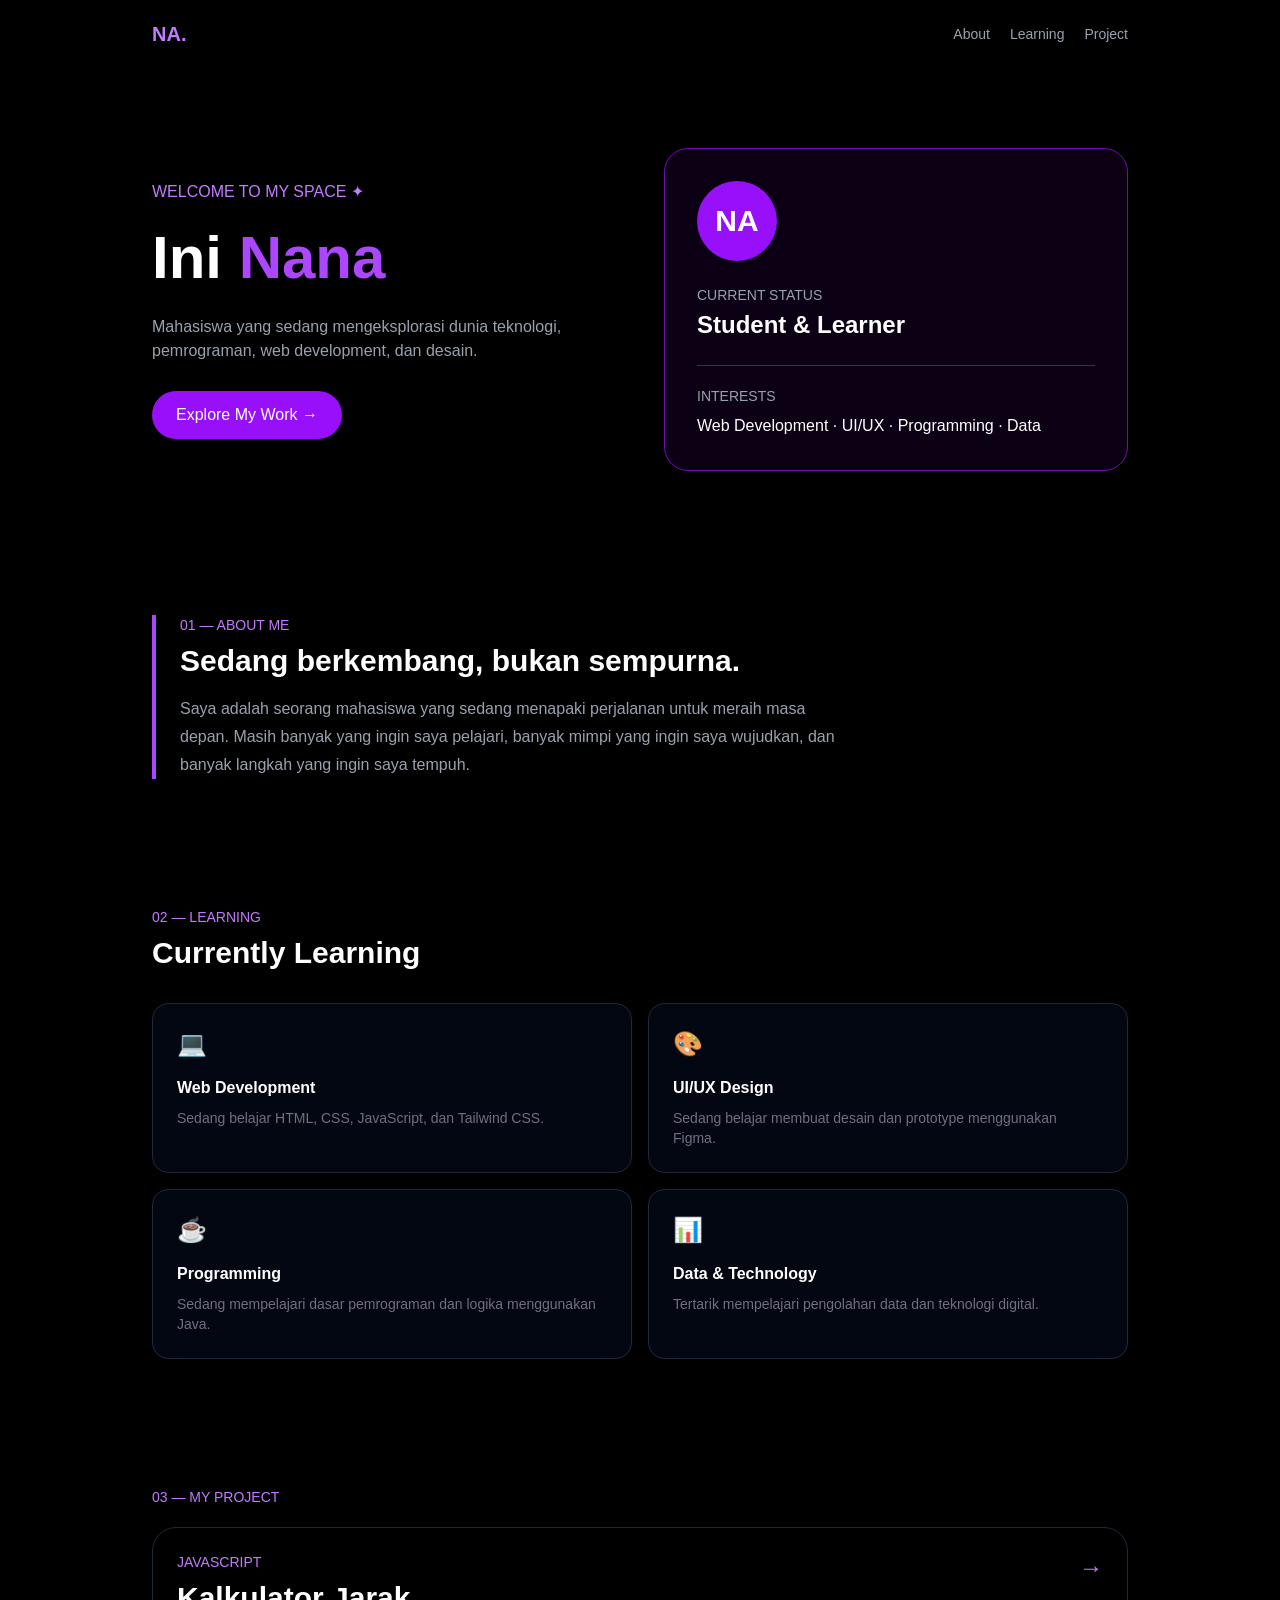
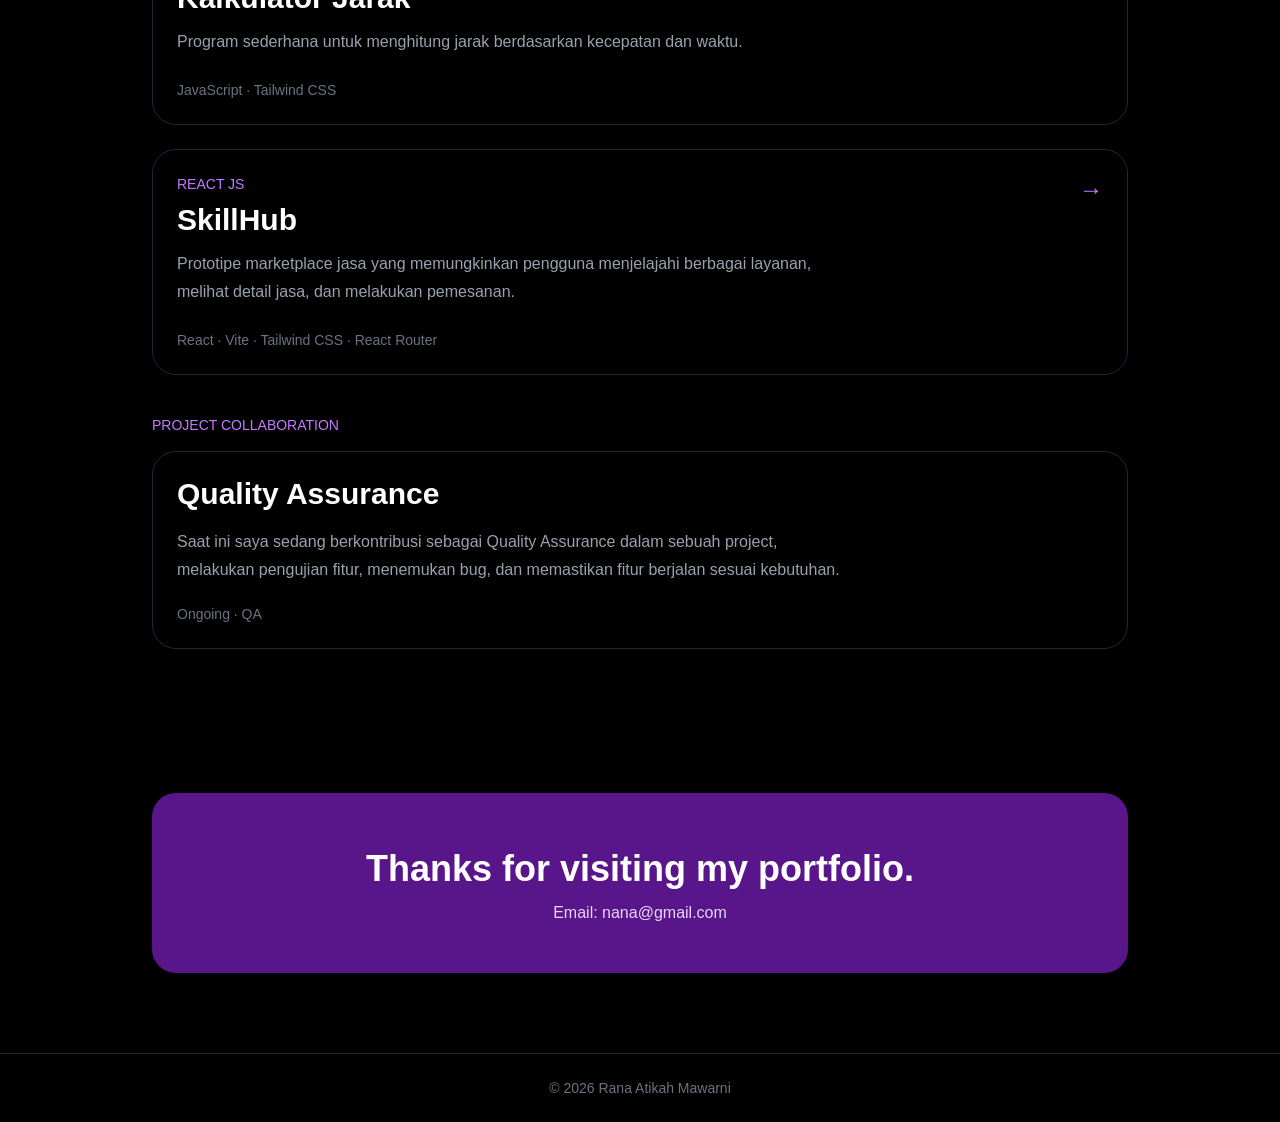
<file: index.html>
<!DOCTYPE html>
<html lang="id">

<head>
  <meta charset="UTF-8">
  <meta name="viewport" content="width=device-width, initial-scale=1.0">

  <title>Rana Atikah | Portfolio</title>

  <link href="./src/output.css" rel="stylesheet">
</head>

<body class="bg-black text-white">

  <!-- Navbar -->
  <nav class="flex justify-between items-center px-6 py-5 max-w-5xl mx-auto">

    <h1 class="text-xl font-bold text-purple-400">
      NA.
    </h1>

    <div class="flex gap-5 text-sm text-gray-400">

      <a href="#about" class="hover:text-purple-400">
        About
      </a>

      <a href="#learning" class="hover:text-purple-400">
        Learning
      </a>

      <a href="#project" class="hover:text-purple-400">
        Project
      </a>

    </div>

  </nav>


  <!-- Hero -->
  <section
    class="max-w-5xl mx-auto px-6 py-20 grid md:grid-cols-2 gap-12 items-center">

    <div>

      <p class="text-purple-400 mb-4">
        WELCOME TO MY SPACE ✦
      </p>

      <h2 class="text-5xl md:text-6xl font-bold leading-tight">
        Ini <span class="text-purple-500">Nana</span>
      </h2>

      <p class="text-gray-400 mt-5 max-w-md">
        Mahasiswa yang sedang mengeksplorasi dunia teknologi,
        pemrograman, web development, dan desain.
      </p>

      <a
        href="#project"
        class="inline-block mt-7 px-6 py-3 bg-purple-600 rounded-full
               hover:bg-purple-700">

        Explore My Work →

      </a>

    </div>


    <!-- Identity Card -->
    <div
      class="border border-purple-800 rounded-3xl p-8 bg-purple-950/20">

      <div
        class="w-20 h-20 rounded-full bg-purple-600 flex items-center
               justify-center text-3xl font-bold mb-6">

        NA

      </div>

      <p class="text-gray-400 text-sm">
        CURRENT STATUS
      </p>

      <h3 class="text-2xl font-semibold mt-1">
        Student & Learner
      </h3>

      <div class="border-t border-purple-900 mt-6 pt-5">

        <p class="text-gray-400 text-sm">
          INTERESTS
        </p>

        <p class="mt-2">
          Web Development · UI/UX · Programming · Data
        </p>

      </div>

    </div>

  </section>


  <!-- About -->
  <section
    id="about"
    class="max-w-5xl mx-auto px-6 py-16">

    <div class="border-l-4 border-purple-500 pl-6">

      <p class="text-purple-400 text-sm">
        01 — ABOUT ME
      </p>

      <h2 class="text-3xl font-bold mt-2">
        Sedang berkembang, bukan sempurna.
      </h2>

      <p class="text-gray-400 mt-4 max-w-2xl leading-7">
        Saya adalah seorang mahasiswa yang sedang menapaki perjalanan
        untuk meraih masa depan. Masih banyak yang ingin saya pelajari,
        banyak mimpi yang ingin saya wujudkan, dan banyak langkah yang
        ingin saya tempuh.
      </p>

    </div>

  </section>


  <!-- Currently Learning -->
  <section
    id="learning"
    class="max-w-5xl mx-auto px-6 py-16">

    <div class="mb-8">

      <p class="text-purple-400 text-sm">
        02 — LEARNING
      </p>

      <h2 class="text-3xl font-bold mt-2">
        Currently Learning
      </h2>

    </div>


    <div class="grid sm:grid-cols-2 gap-4">

      <!-- Web Development -->
      <div
        class="bg-gray-950 border border-gray-800 p-6 rounded-2xl
               hover:border-purple-500">

        <span class="text-2xl">
          💻
        </span>

        <h3 class="font-bold mt-4">
          Web Development
        </h3>

        <p class="text-gray-500 text-sm mt-2">
          Sedang belajar HTML, CSS, JavaScript, dan Tailwind CSS.
        </p>

      </div>


      <!-- UI/UX -->
      <div
        class="bg-gray-950 border border-gray-800 p-6 rounded-2xl
               hover:border-purple-500">

        <span class="text-2xl">
          🎨
        </span>

        <h3 class="font-bold mt-4">
          UI/UX Design
        </h3>

        <p class="text-gray-500 text-sm mt-2">
          Sedang belajar membuat desain dan prototype menggunakan Figma.
        </p>

      </div>


      <!-- Programming -->
      <div
        class="bg-gray-950 border border-gray-800 p-6 rounded-2xl
               hover:border-purple-500">

        <span class="text-2xl">
          ☕
        </span>

        <h3 class="font-bold mt-4">
          Programming
        </h3>

        <p class="text-gray-500 text-sm mt-2">
          Sedang mempelajari dasar pemrograman dan logika menggunakan Java.
        </p>

      </div>


      <!-- Data -->
      <div
        class="bg-gray-950 border border-gray-800 p-6 rounded-2xl
               hover:border-purple-500">

        <span class="text-2xl">
          📊
        </span>

        <h3 class="font-bold mt-4">
          Data & Technology
        </h3>

        <p class="text-gray-500 text-sm mt-2">
          Tertarik mempelajari pengolahan data dan teknologi digital.
        </p>

      </div>

    </div>

  </section>


  <!-- Project -->
  <section
    id="project"
    class="max-w-5xl mx-auto px-6 py-16">

    <p class="text-purple-400 text-sm">
      03 — MY PROJECT
    </p>


    <!-- JavaScript Project -->
    <div class="mt-5">

      <a
        href="javascript.html"
        class="block border border-gray-800 rounded-3xl p-6
               hover:border-purple-500 transition">

        <div class="flex justify-between items-start gap-5">

          <div>

            <p class="text-sm text-purple-400">
              JAVASCRIPT
            </p>

            <h2 class="text-3xl font-bold mt-2">
              Kalkulator Jarak
            </h2>

            <p class="text-gray-400 mt-3 max-w-2xl leading-7">
              Program sederhana untuk menghitung jarak berdasarkan
              kecepatan dan waktu.
            </p>

          </div>

          <span class="text-purple-400 text-2xl">
            →
          </span>

        </div>

        <p class="text-sm text-gray-500 mt-6">
          JavaScript · Tailwind CSS
        </p>

      </a>

    </div>


    <!-- SkillHub Project -->
    <div class="mt-6">

      <a
        href="skillhub.html"
        class="block border border-gray-800 rounded-3xl p-6
               hover:border-purple-500 transition">

        <div class="flex justify-between items-start gap-5">

          <div>

            <p class="text-sm text-purple-400">
              REACT JS
            </p>

            <h2 class="text-3xl font-bold mt-2">
              SkillHub
            </h2>

            <p class="text-gray-400 mt-3 max-w-2xl leading-7">
              Prototipe marketplace jasa yang memungkinkan pengguna
              menjelajahi berbagai layanan, melihat detail jasa,
              dan melakukan pemesanan.
            </p>

          </div>

          <span class="text-purple-400 text-2xl">
            →
          </span>

        </div>

        <p class="text-sm text-gray-500 mt-6">
          React · Vite · Tailwind CSS · React Router
        </p>

      </a>

    </div>


    <!-- Project Collaboration -->
    <div class="mt-10">

      <p class="text-purple-400 text-sm">
        PROJECT COLLABORATION
      </p>

      <div
        class="mt-4 border border-gray-800 rounded-3xl p-6">

        <h2 class="text-3xl font-bold">
          Quality Assurance
        </h2>

        <p class="text-gray-400 mt-4 leading-7 max-w-2xl">
          Saat ini saya sedang berkontribusi sebagai Quality Assurance
          dalam sebuah project, melakukan pengujian fitur,
          menemukan bug, dan memastikan fitur berjalan sesuai kebutuhan.
        </p>

        <p class="text-sm text-gray-500 mt-5">
          Ongoing · QA
        </p>

      </div>

    </div>

  </section>


  <!-- Contact -->
  <section
    class="max-w-5xl mx-auto px-6 py-20">

    <div
      class="rounded-3xl bg-purple-900 p-8 md:p-12 text-center">

      <h2 class="text-3xl md:text-4xl font-bold mt-2">
        Thanks for visiting my portfolio.
      </h2>

      <p class="text-purple-200 mt-3">
        Email: nana@gmail.com
      </p>

    </div>

  </section>


  <!-- Footer -->
  <footer
    class="text-center border-t border-gray-800 py-6
           text-gray-500 text-sm">

    © 2026 Rana Atikah Mawarni

  </footer>

</body>

</html>
</file>
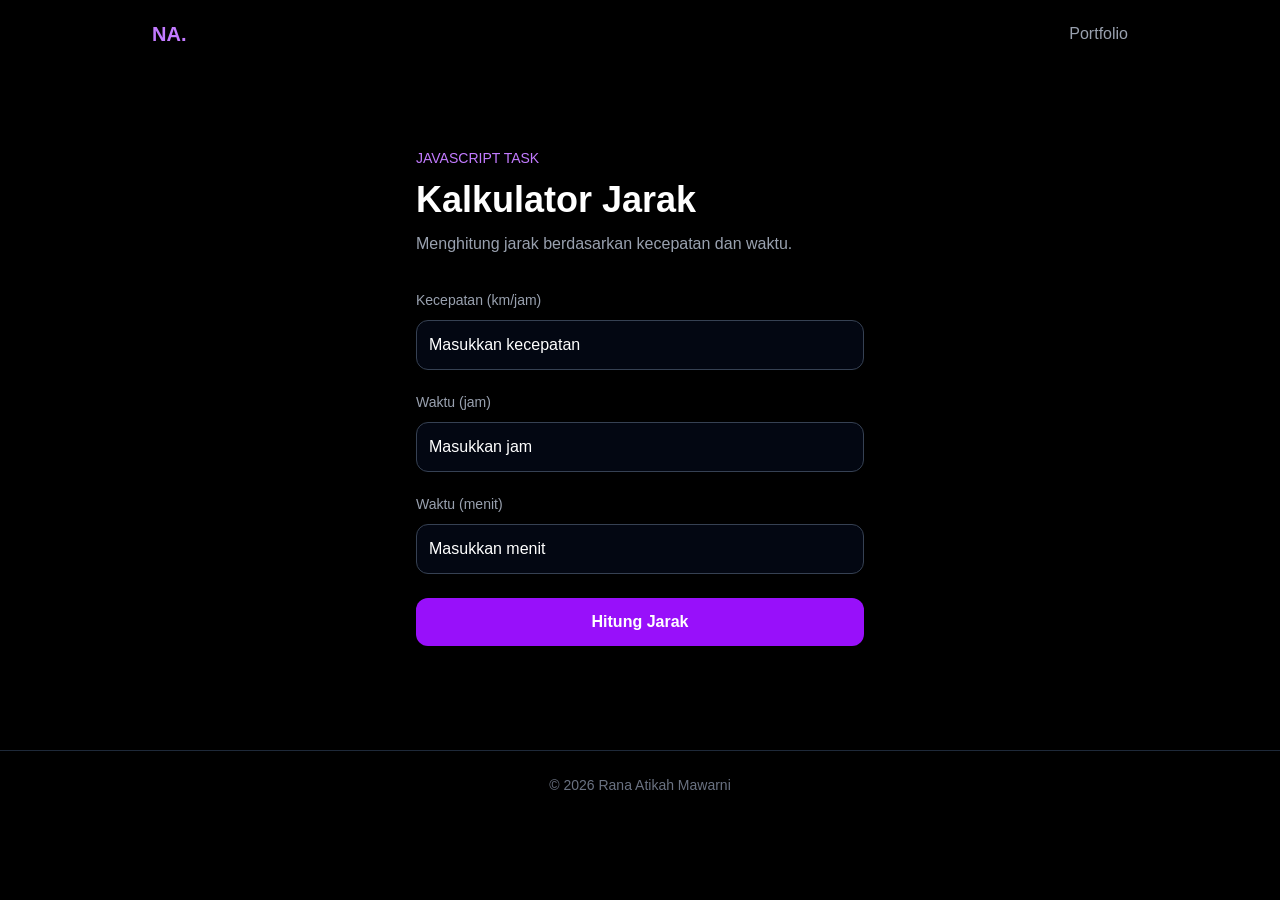
<file: javascript.html>
<!DOCTYPE html>
<html lang="id">

<head>
  <meta charset="UTF-8">
  <meta name="viewport" content="width=device-width, initial-scale=1.0">

  <title>Kalkulator Jarak — Rana</title>

  <link href="./src/output.css" rel="stylesheet">

 <style>

  input[type="number"]::-webkit-inner-spin-button,
  input[type="number"]::-webkit-outer-spin-button {
    -webkit-appearance: none;
    appearance: none;
    margin: 0;
  }

  input[type="number"] {
    -moz-appearance: textfield;
    appearance: textfield;
  }

</style>

</head>


<body class="bg-black text-white min-h-screen">


  <!-- Navbar -->
  <nav
    class="flex justify-between items-center px-6 py-5 max-w-5xl mx-auto">

    <a
      href="index.html"
      class="text-xl font-bold text-purple-400">

      NA.

    </a>


    <a
      href="index.html"
      class="text-gray-400 hover:text-purple-400">

      Portfolio

    </a>

  </nav>


  <!-- Kalkulator -->
  <main
    class="max-w-5xl mx-auto px-6 py-20">

    <div class="max-w-md mx-auto">

      <p class="text-purple-400 text-sm">
        JAVASCRIPT TASK
      </p>

      <h1 class="text-4xl font-bold mt-3">
        Kalkulator Jarak
      </h1>

      <p class="text-gray-400 mt-3">
        Menghitung jarak berdasarkan kecepatan dan waktu.
      </p>


      <!-- Kecepatan -->
      <div class="mt-8">

        <label
          for="kecepatan"
          class="text-sm text-gray-400">

          Kecepatan (km/jam)

        </label>


        <input
          id="kecepatan"
          type="number"
          min="0"
          step="any"
          placeholder="Masukkan kecepatan"
          onkeydown="blokirInput(event)"
          onwheel="this.blur()"
          class="w-full mt-2 p-3 rounded-xl bg-gray-950
                 border border-gray-700 outline-none
                 focus:border-purple-500">

      </div>


      <!-- Jam -->
      <div class="mt-5">

        <label
          for="jam"
          class="text-sm text-gray-400">

          Waktu (jam)

        </label>


        <input
          id="jam"
          type="number"
          min="0"
          step="1"
          placeholder="Masukkan jam"
          onkeydown="blokirInput(event)"
          onwheel="this.blur()"
          class="w-full mt-2 p-3 rounded-xl bg-gray-950
                 border border-gray-700 outline-none
                 focus:border-purple-500">

      </div>


      <!-- Menit -->
      <div class="mt-5">

        <label
          for="menit"
          class="text-sm text-gray-400">

          Waktu (menit)

        </label>


        <input
          id="menit"
          type="number"
          min="0"
          max="59"
          step="1"
          placeholder="Masukkan menit"
          onkeydown="blokirInput(event)"
          onwheel="this.blur()"
          class="w-full mt-2 p-3 rounded-xl bg-gray-950
                 border border-gray-700 outline-none
                 focus:border-purple-500">

      </div>


      <!-- Button -->
      <button
        onclick="hitungJarak()"
        class="w-full mt-6 p-3 rounded-xl bg-purple-600
               hover:bg-purple-700 font-semibold">

        Hitung Jarak

      </button>


      <!-- Hasil -->
      <div
        id="hasil"
        class="mt-6 text-center text-purple-400 font-bold">
      </div>

    </div>

  </main>


  <!-- Footer -->
  <footer
    class="text-center border-t border-gray-800 py-6
           text-gray-500 text-sm">

    © 2026 Rana Atikah Mawarni

  </footer>


  <!-- JavaScript -->
  <script>

    function blokirInput(event) {

      if (
        event.key === "-" ||
        event.key === "+" ||
        event.key === "e" ||
        event.key === "E" ||
        event.key === "PageUp" ||
        event.key === "PageDown" ||
        event.key === "ArrowUp" ||
        event.key === "ArrowDown"
      ) {

        event.preventDefault();

      }

    }


    function hitungJarak() {

      const kecepatan =
        parseFloat(
          document.getElementById("kecepatan").value
        );


      const jamInput =
        document.getElementById("jam").value;


      const menitInput =
        document.getElementById("menit").value;


      const jam =
        jamInput === ""
          ? 0
          : parseFloat(jamInput);


      const menit =
        menitInput === ""
          ? 0
          : parseFloat(menitInput);


      const hasil =
        document.getElementById("hasil");


      if (isNaN(kecepatan)) {

        hasil.textContent =
          "Masukkan kecepatan terlebih dahulu.";

        return;

      }


      if (kecepatan < 0) {

        hasil.textContent =
          "Kecepatan tidak boleh negatif.";

        return;

      }


      if (jam === 0 && menit === 0) {

        hasil.textContent =
          "Masukkan waktu terlebih dahulu.";

        return;

      }


      if (menit < 0 || menit > 59) {

        hasil.textContent =
          "Menit harus berada di antara 0 - 59.";

        return;

      }


      const waktu =
        jam + (menit / 60);


      const jarak =
        kecepatan * waktu;


      hasil.textContent =
        "Jarak = " + jarak.toFixed(2) + " km";

    }

  </script>


</body>

</html>
</file>
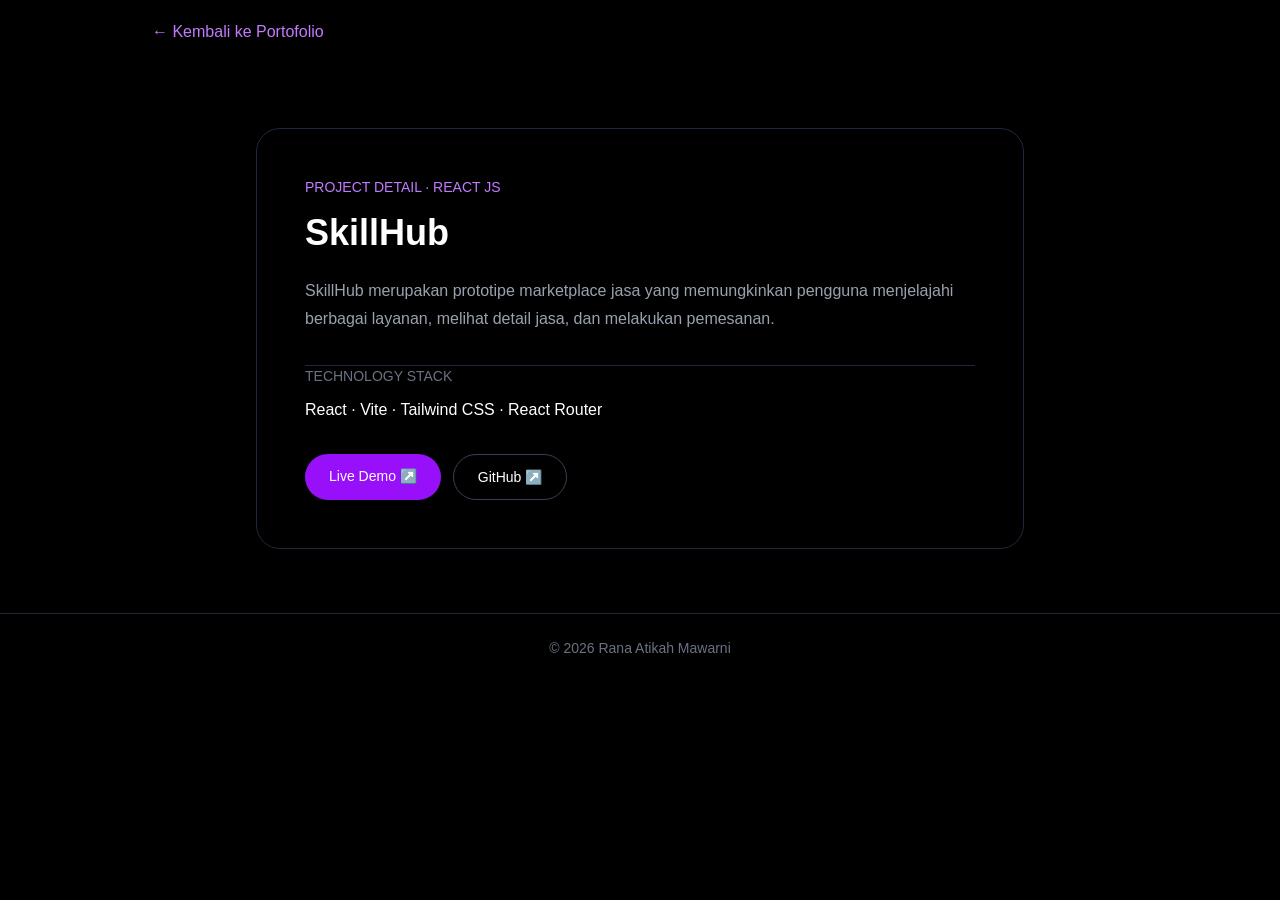
<file: skillhub.html>
<!DOCTYPE html>
<html lang="id">

<head>
  <meta charset="UTF-8">
  <meta name="viewport" content="width=device-width, initial-scale=1.0">

  <title>SkillHub | Rana Atikah</title>

  <link href="./src/output.css" rel="stylesheet">
</head>

<body class="bg-black text-white min-h-screen">

  <!-- Navigation -->
  <nav class="max-w-5xl mx-auto px-6 py-5">

    <a
      href="index.html#project"
      class="text-purple-400 hover:text-purple-300 transition">

      ← Kembali ke Portofolio

    </a>

  </nav>


  <!-- SkillHub Detail -->
  <main class="max-w-5xl mx-auto px-6 py-16">

    <section
      class="max-w-3xl mx-auto border border-gray-800
             rounded-3xl p-8 md:p-12">

      <p class="text-purple-400 text-sm">
        PROJECT DETAIL · REACT JS
      </p>

      <h1 class="text-4xl md:text-5xl font-bold mt-4">
        SkillHub
      </h1>

      <p class="text-gray-400 mt-6 leading-7">
        SkillHub merupakan prototipe marketplace jasa yang memungkinkan
        pengguna menjelajahi berbagai layanan, melihat detail jasa,
        dan melakukan pemesanan.
      </p>

      <div class="border-t border-gray-800 mt-8 pt-6">

        <p class="text-gray-500 text-sm">
          TECHNOLOGY STACK
        </p>

        <p class="mt-3">
          React · Vite · Tailwind CSS · React Router
        </p>

      </div>

      <!-- Action Buttons -->
      <div class="flex flex-wrap gap-3 mt-8">

        <a
          href="https://skill-hub-sandy-three.vercel.app"
          target="_blank"
          rel="noopener noreferrer"
          class="inline-block px-6 py-3 bg-purple-600
                 rounded-full text-sm hover:bg-purple-700 transition">

          Live Demo ↗

        </a>

        <a
          href="https://github.com/ranaatikah/SkillHub"
          target="_blank"
          rel="noopener noreferrer"
          class="inline-block px-6 py-3 border border-gray-700
                 rounded-full text-sm hover:border-purple-500 transition">

          GitHub ↗

        </a>

      </div>

    </section>

  </main>


  <!-- Footer -->
  <footer
    class="text-center border-t border-gray-800 py-6
           text-gray-500 text-sm">

    © 2026 Rana Atikah Mawarni

  </footer>

</body>

</html>
</file>
<file: src/output.css>
/*! tailwindcss v4.3.3 | MIT License | https://tailwindcss.com */
@layer properties;
@layer theme, base, components, utilities;
@layer theme {
  :root, :host {
    --font-sans: -apple-system, BlinkMacSystemFont, "Segoe UI", Roboto, "Helvetica Neue",
      "Noto Sans", Arial, sans-serif, "Apple Color Emoji", "Segoe UI Emoji",
      "Segoe UI Symbol", "Noto Color Emoji";
    --font-mono: ui-monospace, SFMono-Regular, Menlo, Monaco, Consolas, "Liberation Mono",
      "Courier New", monospace;
    --color-red-600: oklch(57.7% 0.245 27.325);
    --color-yellow-900: oklch(42.1% 0.095 57.708);
    --color-blue-50: oklch(97% 0.014 254.604);
    --color-blue-500: oklch(62.3% 0.214 259.815);
    --color-blue-600: oklch(54.6% 0.245 262.881);
    --color-blue-700: oklch(48.8% 0.243 264.376);
    --color-purple-200: oklch(90.2% 0.063 306.703);
    --color-purple-300: oklch(82.7% 0.119 306.383);
    --color-purple-400: oklch(71.4% 0.203 305.504);
    --color-purple-500: oklch(62.7% 0.265 303.9);
    --color-purple-600: oklch(55.8% 0.288 302.321);
    --color-purple-700: oklch(49.6% 0.265 301.924);
    --color-purple-800: oklch(43.8% 0.218 303.724);
    --color-purple-900: oklch(38.1% 0.176 304.987);
    --color-purple-950: oklch(29.1% 0.149 302.717);
    --color-gray-50: oklch(98.5% 0.002 247.839);
    --color-gray-100: oklch(96.7% 0.003 264.542);
    --color-gray-200: oklch(92.8% 0.006 264.531);
    --color-gray-300: oklch(87.2% 0.01 258.338);
    --color-gray-400: oklch(70.7% 0.022 261.325);
    --color-gray-500: oklch(55.1% 0.027 264.364);
    --color-gray-600: oklch(44.6% 0.03 256.802);
    --color-gray-700: oklch(37.3% 0.034 259.733);
    --color-gray-800: oklch(27.8% 0.033 256.848);
    --color-gray-900: oklch(21% 0.034 264.665);
    --color-gray-950: oklch(13% 0.028 261.692);
    --color-black: #000;
    --color-white: #fff;
    --spacing: 0.25rem;
    --container-md: 28rem;
    --container-xl: 36rem;
    --container-2xl: 42rem;
    --container-3xl: 48rem;
    --container-5xl: 64rem;
    --container-6xl: 72rem;
    --text-sm: 0.875rem;
    --text-sm--line-height: calc(1.25 / 0.875);
    --text-lg: 1.125rem;
    --text-lg--line-height: calc(1.75 / 1.125);
    --text-xl: 1.25rem;
    --text-xl--line-height: calc(1.75 / 1.25);
    --text-2xl: 1.5rem;
    --text-2xl--line-height: calc(2 / 1.5);
    --text-3xl: 1.875rem;
    --text-3xl--line-height: calc(2.25 / 1.875);
    --text-4xl: 2.25rem;
    --text-4xl--line-height: calc(2.5 / 2.25);
    --text-5xl: 3rem;
    --text-5xl--line-height: 1;
    --text-6xl: 3.75rem;
    --text-6xl--line-height: 1;
    --font-weight-medium: 500;
    --font-weight-semibold: 600;
    --font-weight-bold: 700;
    --leading-tight: 1.25;
    --radius-lg: 0.5rem;
    --radius-xl: 0.75rem;
    --radius-2xl: 1rem;
    --radius-3xl: 1.5rem;
    --default-transition-duration: 150ms;
    --default-transition-timing-function: cubic-bezier(0.4, 0, 0.2, 1);
    --default-font-family: var(--font-sans);
    --default-mono-font-family: var(--font-mono);
  }
}
@layer base {
  *, ::after, ::before, ::backdrop, ::file-selector-button {
    box-sizing: border-box;
    margin: 0;
    padding: 0;
    border: 0 solid;
  }
  html, :host {
    line-height: 1.5;
    -webkit-text-size-adjust: 100%;
    tab-size: 4;
    font-family: var(--default-font-family, -apple-system, BlinkMacSystemFont, "Segoe UI", Roboto, "Helvetica Neue", "Noto Sans", Arial, sans-serif, "Apple Color Emoji", "Segoe UI Emoji", "Segoe UI Symbol", "Noto Color Emoji");
    font-feature-settings: var(--default-font-feature-settings, normal);
    font-variation-settings: var(--default-font-variation-settings, normal);
    -webkit-tap-highlight-color: transparent;
  }
  hr {
    height: 0;
    color: inherit;
    border-top-width: 1px;
  }
  abbr:where([title]) {
    -webkit-text-decoration: underline dotted;
    text-decoration: underline dotted;
  }
  h1, h2, h3, h4, h5, h6 {
    font-size: inherit;
    font-weight: inherit;
  }
  a {
    color: inherit;
    -webkit-text-decoration: inherit;
    text-decoration: inherit;
  }
  b, strong {
    font-weight: bolder;
  }
  code, kbd, samp, pre {
    font-family: var(--default-mono-font-family, ui-monospace, SFMono-Regular, Menlo, Monaco, Consolas, "Liberation Mono", "Courier New", monospace);
    font-feature-settings: var(--default-mono-font-feature-settings, normal);
    font-variation-settings: var(--default-mono-font-variation-settings, normal);
    font-size: 1em;
  }
  small {
    font-size: 80%;
  }
  sub, sup {
    font-size: 75%;
    line-height: 0;
    position: relative;
    vertical-align: baseline;
  }
  sub {
    bottom: -0.25em;
  }
  sup {
    top: -0.5em;
  }
  table {
    text-indent: 0;
    border-color: inherit;
    border-collapse: collapse;
  }
  :-moz-focusring:where(:not(iframe)) {
    outline: auto;
  }
  progress {
    vertical-align: baseline;
  }
  summary {
    display: list-item;
  }
  ol, ul, menu {
    list-style: none;
  }
  img, svg, video, canvas, audio, iframe, embed, object {
    display: block;
    vertical-align: middle;
  }
  img, video {
    max-width: 100%;
    height: auto;
  }
  button, input, select, optgroup, textarea, ::file-selector-button {
    font: inherit;
    font-feature-settings: inherit;
    font-variation-settings: inherit;
    letter-spacing: inherit;
    color: inherit;
    border-radius: 0;
    background-color: transparent;
    opacity: 1;
  }
  :where(select:is([multiple], [size])) optgroup {
    font-weight: bolder;
  }
  :where(select:is([multiple], [size])) optgroup option {
    padding-inline-start: 20px;
  }
  ::file-selector-button {
    margin-inline-end: 4px;
  }
  ::placeholder {
    opacity: 1;
  }
  @supports (not (-webkit-appearance: -apple-pay-button))  or (contain-intrinsic-size: 1px) {
    ::placeholder {
      color: currentcolor;
      @supports (color: color-mix(in lab, red, red)) {
        color: color-mix(in oklab, currentcolor 50%, transparent);
      }
    }
  }
  textarea {
    resize: vertical;
  }
  ::-webkit-search-decoration {
    -webkit-appearance: none;
  }
  ::-webkit-date-and-time-value {
    min-height: 1lh;
    text-align: inherit;
  }
  ::-webkit-datetime-edit {
    display: inline-flex;
  }
  ::-webkit-datetime-edit-fields-wrapper {
    padding: 0;
  }
  ::-webkit-datetime-edit, ::-webkit-datetime-edit-year-field, ::-webkit-datetime-edit-month-field, ::-webkit-datetime-edit-day-field, ::-webkit-datetime-edit-hour-field, ::-webkit-datetime-edit-minute-field, ::-webkit-datetime-edit-second-field, ::-webkit-datetime-edit-millisecond-field, ::-webkit-datetime-edit-meridiem-field {
    padding-block: 0;
  }
  ::-webkit-calendar-picker-indicator {
    line-height: 1;
  }
  :-moz-ui-invalid {
    box-shadow: none;
  }
  button, input:where([type="button"], [type="reset"], [type="submit"]), ::file-selector-button {
    appearance: button;
  }
  ::-webkit-inner-spin-button, ::-webkit-outer-spin-button {
    height: auto;
  }
  [hidden]:where(:not([hidden="until-found"])) {
    display: none !important;
  }
}
@layer utilities {
  .sticky {
    position: sticky;
  }
  .top-0 {
    top: 0px;
  }
  .z-50 {
    z-index: 50;
  }
  .mx-auto {
    margin-inline: auto;
  }
  .mt-1 {
    margin-top: var(--spacing);
  }
  .mt-2 {
    margin-top: calc(var(--spacing) * 2);
  }
  .mt-3 {
    margin-top: calc(var(--spacing) * 3);
  }
  .mt-4 {
    margin-top: calc(var(--spacing) * 4);
  }
  .mt-5 {
    margin-top: calc(var(--spacing) * 5);
  }
  .mt-6 {
    margin-top: calc(var(--spacing) * 6);
  }
  .mt-7 {
    margin-top: calc(var(--spacing) * 7);
  }
  .mt-8 {
    margin-top: calc(var(--spacing) * 8);
  }
  .mt-10 {
    margin-top: calc(var(--spacing) * 10);
  }
  .mb-2 {
    margin-bottom: calc(var(--spacing) * 2);
  }
  .mb-3 {
    margin-bottom: calc(var(--spacing) * 3);
  }
  .mb-4 {
    margin-bottom: calc(var(--spacing) * 4);
  }
  .mb-5 {
    margin-bottom: calc(var(--spacing) * 5);
  }
  .mb-6 {
    margin-bottom: calc(var(--spacing) * 6);
  }
  .mb-8 {
    margin-bottom: calc(var(--spacing) * 8);
  }
  .block {
    display: block;
  }
  .flex {
    display: flex;
  }
  .grid {
    display: grid;
  }
  .hidden {
    display: none;
  }
  .inline-block {
    display: inline-block;
  }
  .h-20 {
    height: calc(var(--spacing) * 20);
  }
  .min-h-screen {
    min-height: 100vh;
  }
  .w-20 {
    width: calc(var(--spacing) * 20);
  }
  .w-full {
    width: 100%;
  }
  .max-w-2xl {
    max-width: var(--container-2xl);
  }
  .max-w-3xl {
    max-width: var(--container-3xl);
  }
  .max-w-5xl {
    max-width: var(--container-5xl);
  }
  .max-w-6xl {
    max-width: var(--container-6xl);
  }
  .max-w-md {
    max-width: var(--container-md);
  }
  .max-w-xl {
    max-width: var(--container-xl);
  }
  .grid-cols-1 {
    grid-template-columns: repeat(1, minmax(0, 1fr));
  }
  .grid-cols-2 {
    grid-template-columns: repeat(2, minmax(0, 1fr));
  }
  .flex-col {
    flex-direction: column;
  }
  .items-center {
    align-items: center;
  }
  .items-end {
    align-items: flex-end;
  }
  .items-start {
    align-items: flex-start;
  }
  .justify-between {
    justify-content: space-between;
  }
  .justify-center {
    justify-content: center;
  }
  .gap-3 {
    gap: calc(var(--spacing) * 3);
  }
  .gap-4 {
    gap: calc(var(--spacing) * 4);
  }
  .gap-5 {
    gap: calc(var(--spacing) * 5);
  }
  .gap-6 {
    gap: calc(var(--spacing) * 6);
  }
  .gap-8 {
    gap: calc(var(--spacing) * 8);
  }
  .gap-12 {
    gap: calc(var(--spacing) * 12);
  }
  :where(.space-y-3 > :not(:last-child)) {
    --tw-space-y-reverse: 0;
    margin-block-start: calc(calc(var(--spacing) * 3) * var(--tw-space-y-reverse));
    margin-block-end: calc(calc(var(--spacing) * 3) * calc(1 - var(--tw-space-y-reverse)));
  }
  :where(.space-y-4 > :not(:last-child)) {
    --tw-space-y-reverse: 0;
    margin-block-start: calc(calc(var(--spacing) * 4) * var(--tw-space-y-reverse));
    margin-block-end: calc(calc(var(--spacing) * 4) * calc(1 - var(--tw-space-y-reverse)));
  }
  .rounded-2xl {
    border-radius: var(--radius-2xl);
  }
  .rounded-3xl {
    border-radius: var(--radius-3xl);
  }
  .rounded-full {
    border-radius: calc(infinity * 1px);
  }
  .rounded-lg {
    border-radius: var(--radius-lg);
  }
  .rounded-xl {
    border-radius: var(--radius-xl);
  }
  .border {
    border-style: var(--tw-border-style);
    border-width: 1px;
  }
  .border-t {
    border-top-style: var(--tw-border-style);
    border-top-width: 1px;
  }
  .border-b {
    border-bottom-style: var(--tw-border-style);
    border-bottom-width: 1px;
  }
  .border-l-4 {
    border-left-style: var(--tw-border-style);
    border-left-width: 4px;
  }
  .border-gray-200 {
    border-color: var(--color-gray-200);
  }
  .border-gray-300 {
    border-color: var(--color-gray-300);
  }
  .border-gray-700 {
    border-color: var(--color-gray-700);
  }
  .border-gray-800 {
    border-color: var(--color-gray-800);
  }
  .border-purple-500 {
    border-color: var(--color-purple-500);
  }
  .border-purple-800 {
    border-color: var(--color-purple-800);
  }
  .border-purple-900 {
    border-color: var(--color-purple-900);
  }
  .bg-black {
    background-color: var(--color-black);
  }
  .bg-blue-600 {
    background-color: var(--color-blue-600);
  }
  .bg-gray-50 {
    background-color: var(--color-gray-50);
  }
  .bg-gray-900 {
    background-color: var(--color-gray-900);
  }
  .bg-gray-950 {
    background-color: var(--color-gray-950);
  }
  .bg-purple-600 {
    background-color: var(--color-purple-600);
  }
  .bg-purple-900 {
    background-color: var(--color-purple-900);
  }
  .bg-purple-950\/20 {
    background-color: color-mix(in srgb, oklch(29.1% 0.149 302.717) 20%, transparent);
    @supports (color: color-mix(in lab, red, red)) {
      background-color: color-mix(in oklab, var(--color-purple-950) 20%, transparent);
    }
  }
  .bg-white {
    background-color: var(--color-white);
  }
  .p-3 {
    padding: calc(var(--spacing) * 3);
  }
  .p-5 {
    padding: calc(var(--spacing) * 5);
  }
  .p-6 {
    padding: calc(var(--spacing) * 6);
  }
  .p-8 {
    padding: calc(var(--spacing) * 8);
  }
  .px-4 {
    padding-inline: calc(var(--spacing) * 4);
  }
  .px-6 {
    padding-inline: calc(var(--spacing) * 6);
  }
  .py-3 {
    padding-block: calc(var(--spacing) * 3);
  }
  .py-4 {
    padding-block: calc(var(--spacing) * 4);
  }
  .py-5 {
    padding-block: calc(var(--spacing) * 5);
  }
  .py-6 {
    padding-block: calc(var(--spacing) * 6);
  }
  .py-8 {
    padding-block: calc(var(--spacing) * 8);
  }
  .py-16 {
    padding-block: calc(var(--spacing) * 16);
  }
  .py-20 {
    padding-block: calc(var(--spacing) * 20);
  }
  .py-24 {
    padding-block: calc(var(--spacing) * 24);
  }
  .pt-5 {
    padding-top: calc(var(--spacing) * 5);
  }
  .pl-6 {
    padding-left: calc(var(--spacing) * 6);
  }
  .text-center {
    text-align: center;
  }
  .text-2xl {
    font-size: var(--text-2xl);
    line-height: var(--tw-leading, var(--text-2xl--line-height));
  }
  .text-3xl {
    font-size: var(--text-3xl);
    line-height: var(--tw-leading, var(--text-3xl--line-height));
  }
  .text-4xl {
    font-size: var(--text-4xl);
    line-height: var(--tw-leading, var(--text-4xl--line-height));
  }
  .text-5xl {
    font-size: var(--text-5xl);
    line-height: var(--tw-leading, var(--text-5xl--line-height));
  }
  .text-lg {
    font-size: var(--text-lg);
    line-height: var(--tw-leading, var(--text-lg--line-height));
  }
  .text-sm {
    font-size: var(--text-sm);
    line-height: var(--tw-leading, var(--text-sm--line-height));
  }
  .text-xl {
    font-size: var(--text-xl);
    line-height: var(--tw-leading, var(--text-xl--line-height));
  }
  .leading-7 {
    --tw-leading: calc(var(--spacing) * 7);
    line-height: calc(var(--spacing) * 7);
  }
  .leading-8 {
    --tw-leading: calc(var(--spacing) * 8);
    line-height: calc(var(--spacing) * 8);
  }
  .leading-tight {
    --tw-leading: var(--leading-tight);
    line-height: var(--leading-tight);
  }
  .font-bold {
    --tw-font-weight: var(--font-weight-bold);
    font-weight: var(--font-weight-bold);
  }
  .font-medium {
    --tw-font-weight: var(--font-weight-medium);
    font-weight: var(--font-weight-medium);
  }
  .font-semibold {
    --tw-font-weight: var(--font-weight-semibold);
    font-weight: var(--font-weight-semibold);
  }
  .text-black {
    color: var(--color-black);
  }
  .text-blue-600 {
    color: var(--color-blue-600);
  }
  .text-gray-300 {
    color: var(--color-gray-300);
  }
  .text-gray-400 {
    color: var(--color-gray-400);
  }
  .text-gray-500 {
    color: var(--color-gray-500);
  }
  .text-gray-600 {
    color: var(--color-gray-600);
  }
  .text-gray-900 {
    color: var(--color-gray-900);
  }
  .text-purple-200 {
    color: var(--color-purple-200);
  }
  .text-purple-400 {
    color: var(--color-purple-400);
  }
  .text-purple-500 {
    color: var(--color-purple-500);
  }
  .text-purple-600 {
    color: var(--color-purple-600);
  }
  .text-red-600 {
    color: var(--color-red-600);
  }
  .text-white {
    color: var(--color-white);
  }
  .placeholder-gray-500::placeholder {
    color: var(--color-gray-500);
  }
  .shadow {
    --tw-shadow: 0 1px 3px 0 var(--tw-shadow-color, rgb(0 0 0 / 0.1)), 0 1px 2px -1px var(--tw-shadow-color, rgb(0 0 0 / 0.1));
    box-shadow: var(--tw-inset-shadow), var(--tw-inset-ring-shadow), var(--tw-ring-offset-shadow), var(--tw-ring-shadow), var(--tw-shadow);
  }
  .shadow-lg {
    --tw-shadow: 0 10px 15px -3px var(--tw-shadow-color, rgb(0 0 0 / 0.1)), 0 4px 6px -4px var(--tw-shadow-color, rgb(0 0 0 / 0.1));
    box-shadow: var(--tw-inset-shadow), var(--tw-inset-ring-shadow), var(--tw-ring-offset-shadow), var(--tw-ring-shadow), var(--tw-shadow);
  }
  .transition {
    transition-property: color, background-color, border-color, outline-color, text-decoration-color, fill, stroke, --tw-gradient-from, --tw-gradient-via, --tw-gradient-to, opacity, box-shadow, transform, translate, scale, rotate, filter, -webkit-backdrop-filter, backdrop-filter, display, content-visibility, overlay, pointer-events;
    transition-timing-function: var(--tw-ease, var(--default-transition-timing-function));
    transition-duration: var(--tw-duration, var(--default-transition-duration));
  }
  .outline-none {
    --tw-outline-style: none;
    outline-style: none;
  }
  @media (hover: hover) {
    .hover\:-translate-y-1:hover {
      --tw-translate-y: calc(var(--spacing) * -1);
      translate: var(--tw-translate-x) var(--tw-translate-y);
    }
    .hover\:border-purple-400:hover {
      border-color: var(--color-purple-400);
    }
    .hover\:border-purple-500:hover {
      border-color: var(--color-purple-500);
    }
    .hover\:bg-blue-700:hover {
      background-color: var(--color-blue-700);
    }
    .hover\:bg-gray-100:hover {
      background-color: var(--color-gray-100);
    }
    .hover\:bg-purple-500:hover {
      background-color: var(--color-purple-500);
    }
    .hover\:bg-purple-700:hover {
      background-color: var(--color-purple-700);
    }
    .hover\:text-blue-600:hover {
      color: var(--color-blue-600);
    }
    .hover\:text-purple-300:hover {
      color: var(--color-purple-300);
    }
    .hover\:text-purple-400:hover {
      color: var(--color-purple-400);
    }
    .hover\:text-white:hover {
      color: var(--color-white);
    }
    .hover\:underline:hover {
      text-decoration-line: underline;
    }
  }
  .focus\:border-purple-500:focus {
    border-color: var(--color-purple-500);
  }
  .focus\:ring-2:focus {
    --tw-ring-shadow: var(--tw-ring-inset,) 0 0 0 calc(2px + var(--tw-ring-offset-width)) var(--tw-ring-color, currentcolor);
    box-shadow: var(--tw-inset-shadow), var(--tw-inset-ring-shadow), var(--tw-ring-offset-shadow), var(--tw-ring-shadow), var(--tw-shadow);
  }
  .focus\:ring-blue-500:focus {
    --tw-ring-color: var(--color-blue-500);
  }
  .focus\:ring-purple-500:focus {
    --tw-ring-color: var(--color-purple-500);
  }
  .focus\:outline-none:focus {
    --tw-outline-style: none;
    outline-style: none;
  }
  @media (width >= 40rem) {
    .sm\:grid-cols-2 {
      grid-template-columns: repeat(2, minmax(0, 1fr));
    }
    .sm\:flex-row {
      flex-direction: row;
    }
  }
  @media (width >= 48rem) {
    .md\:flex {
      display: flex;
    }
    .md\:grid-cols-2 {
      grid-template-columns: repeat(2, minmax(0, 1fr));
    }
    .md\:grid-cols-3 {
      grid-template-columns: repeat(3, minmax(0, 1fr));
    }
    .md\:p-8 {
      padding: calc(var(--spacing) * 8);
    }
    .md\:p-12 {
      padding: calc(var(--spacing) * 12);
    }
    .md\:text-4xl {
      font-size: var(--text-4xl);
      line-height: var(--tw-leading, var(--text-4xl--line-height));
    }
    .md\:text-6xl {
      font-size: var(--text-6xl);
      line-height: var(--tw-leading, var(--text-6xl--line-height));
    }
  }
  @media (width >= 64rem) {
    .lg\:grid-cols-4 {
      grid-template-columns: repeat(4, minmax(0, 1fr));
    }
  }
}
@property --tw-space-y-reverse {
  syntax: "*";
  inherits: false;
  initial-value: 0;
}
@property --tw-border-style {
  syntax: "*";
  inherits: false;
  initial-value: solid;
}
@property --tw-leading {
  syntax: "*";
  inherits: false;
}
@property --tw-font-weight {
  syntax: "*";
  inherits: false;
}
@property --tw-shadow {
  syntax: "*";
  inherits: false;
  initial-value: 0 0 #0000;
}
@property --tw-shadow-color {
  syntax: "*";
  inherits: false;
}
@property --tw-shadow-alpha {
  syntax: "<percentage>";
  inherits: false;
  initial-value: 100%;
}
@property --tw-inset-shadow {
  syntax: "*";
  inherits: false;
  initial-value: 0 0 #0000;
}
@property --tw-inset-shadow-color {
  syntax: "*";
  inherits: false;
}
@property --tw-inset-shadow-alpha {
  syntax: "<percentage>";
  inherits: false;
  initial-value: 100%;
}
@property --tw-ring-color {
  syntax: "*";
  inherits: false;
}
@property --tw-ring-shadow {
  syntax: "*";
  inherits: false;
  initial-value: 0 0 #0000;
}
@property --tw-inset-ring-color {
  syntax: "*";
  inherits: false;
}
@property --tw-inset-ring-shadow {
  syntax: "*";
  inherits: false;
  initial-value: 0 0 #0000;
}
@property --tw-ring-inset {
  syntax: "*";
  inherits: false;
}
@property --tw-ring-offset-width {
  syntax: "<length>";
  inherits: false;
  initial-value: 0px;
}
@property --tw-ring-offset-color {
  syntax: "*";
  inherits: false;
  initial-value: #fff;
}
@property --tw-ring-offset-shadow {
  syntax: "*";
  inherits: false;
  initial-value: 0 0 #0000;
}
@property --tw-translate-x {
  syntax: "*";
  inherits: false;
  initial-value: 0;
}
@property --tw-translate-y {
  syntax: "*";
  inherits: false;
  initial-value: 0;
}
@property --tw-translate-z {
  syntax: "*";
  inherits: false;
  initial-value: 0;
}
@layer properties {
  @supports ((-webkit-hyphens: none) and (not (margin-trim: inline))) or ((-moz-orient: inline) and (not (color:rgb(from red r g b)))) {
    *, ::before, ::after, ::backdrop {
      --tw-space-y-reverse: 0;
      --tw-border-style: solid;
      --tw-leading: initial;
      --tw-font-weight: initial;
      --tw-shadow: 0 0 #0000;
      --tw-shadow-color: initial;
      --tw-shadow-alpha: 100%;
      --tw-inset-shadow: 0 0 #0000;
      --tw-inset-shadow-color: initial;
      --tw-inset-shadow-alpha: 100%;
      --tw-ring-color: initial;
      --tw-ring-shadow: 0 0 #0000;
      --tw-inset-ring-color: initial;
      --tw-inset-ring-shadow: 0 0 #0000;
      --tw-ring-inset: initial;
      --tw-ring-offset-width: 0px;
      --tw-ring-offset-color: #fff;
      --tw-ring-offset-shadow: 0 0 #0000;
      --tw-translate-x: 0;
      --tw-translate-y: 0;
      --tw-translate-z: 0;
    }
  }
}
</file>
